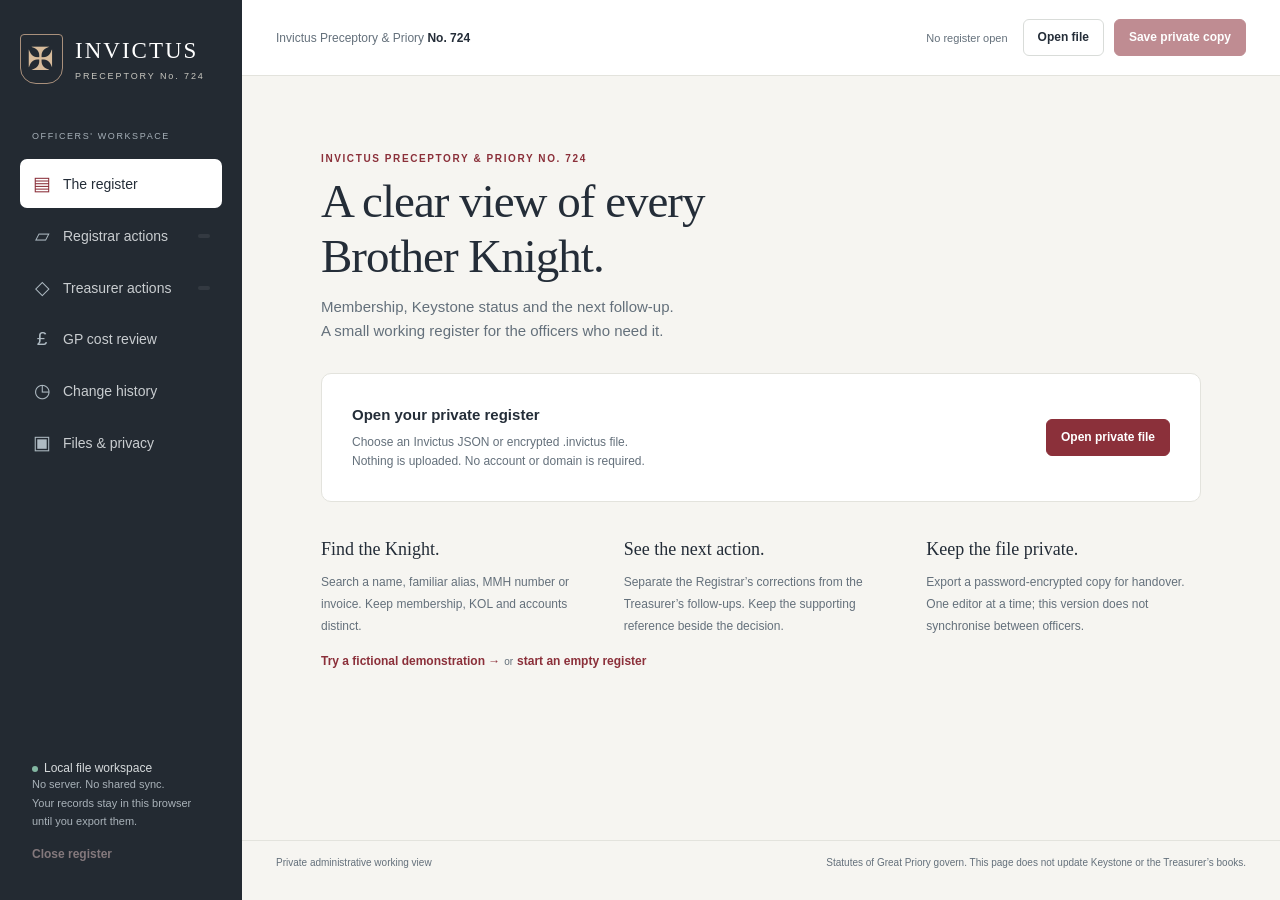
<file: app/index.html>
<!doctype html>
<html lang="en">
<head>
<meta charset="utf-8"><meta name="viewport" content="width=device-width, initial-scale=1">
<meta name="referrer" content="no-referrer"><meta name="robots" content="noindex,nofollow">
<meta http-equiv="Content-Security-Policy" content="default-src 'none'; script-src 'self'; style-src 'self'; img-src 'self' data:; connect-src 'none'; object-src 'none'; base-uri 'none'; form-action 'none'">
<title>Invictus · The Register</title>
<link rel="stylesheet" href="styles.css">
</head>
<body>
<a class="skip" href="#main">Skip to register</a>
<aside class="sidebar">
 <div class="brand"><span class="crest" aria-hidden="true">✠</span><div>INVICTUS<small>PRECEPTORY No. 724</small></div></div>
 <div class="side-label">OFFICERS' WORKSPACE</div>
 <nav aria-label="Main navigation">
  <button class="nav active" data-view="register"><span aria-hidden="true">▤</span>The register</button>
  <button class="nav" data-view="registrar"><span aria-hidden="true">▱</span>Registrar actions <b id="nav-reg"></b></button>
  <button class="nav" data-view="treasurer"><span aria-hidden="true">◇</span>Treasurer actions <b id="nav-treas"></b></button>
  <button class="nav" data-view="gp"><span aria-hidden="true">£</span>GP cost review</button>
  <button class="nav" data-view="history"><span aria-hidden="true">◷</span>Change history</button>
  <button class="nav" data-view="files"><span aria-hidden="true">▣</span>Files &amp; privacy</button>
 </nav>
 <div class="side-bottom"><span class="local-dot"></span>Local file workspace<p>No server. No shared sync.<br>Your records stay in this browser until you export them.</p><button class="text-button" id="close-workspace">Close register</button></div>
</aside>
<div class="shell">
 <header class="topbar"><span>Invictus Preceptory &amp; Priory <strong>No. 724</strong></span><div class="top-actions"><span id="save-state" class="save-state">No register open</span><button class="button" id="open-file">Open file</button><button class="button primary" id="save-file">Save private copy</button></div></header>
 <main id="main" tabindex="-1"><div id="workspace"></div></main>
 <footer>Private administrative working view <span>Statutes of Great Priory govern. This page does not update Keystone or the Treasurer’s books.</span></footer>
</div>
<input id="file-input" type="file" accept=".json,.invictus,application/json" hidden>
<dialog id="member-dialog" class="member-dialog" aria-labelledby="member-title"><div id="member-content"></div></dialog>
<dialog id="file-dialog" class="file-dialog" aria-labelledby="file-title"><form id="file-form"><div class="modal-head"><div><span class="eyebrow">PRIVATE REGISTER FILE</span><h2 id="file-title">Save a private copy</h2></div><button type="button" class="icon-button" data-close="file-dialog" aria-label="Close file dialog">×</button></div><div id="file-description"></div><label class="field">Passphrase<input id="passphrase" type="password" autocomplete="new-password" maxlength="256" required></label><label class="field" id="confirm-wrap">Confirm passphrase<input id="passphrase-confirm" type="password" autocomplete="new-password" maxlength="256"></label><label class="check" id="remember-wrap"><input id="remember" type="checkbox">Also remember this encrypted copy in this browser</label><p id="file-error" class="error" role="alert"></p><div class="modal-actions"><button type="button" class="button" data-close="file-dialog">Cancel</button><button id="file-submit" class="button primary" type="submit">Save encrypted file</button></div></form></dialog>
<div id="toast" role="status" aria-live="polite"></div>
<script src="core.js"></script><script src="ui.js"></script>
</body></html>
</file>
<file: app/styles.css>
[hidden]{display:none!important}
:root{--ink:#242d38;--muted:#64707b;--red:#8b303a;--red-light:#f6e9e9;--paper:#f6f5f1;--line:#e3e3dd;--green:#2e6757;--amber:#89621b;--nav:#232a32;--shadow:0 18px 65px #141a2630;font-family:"Segoe UI",-apple-system,BlinkMacSystemFont,Arial,sans-serif;color:var(--ink);background:var(--paper);font-size:14px}*{box-sizing:border-box}body{margin:0}button,input,select,textarea{font:inherit}button{cursor:pointer}button:disabled{cursor:not-allowed;opacity:.55}a{color:var(--red)}button:focus-visible,a:focus-visible,input:focus-visible,select:focus-visible,textarea:focus-visible{outline:3px solid #af7680;outline-offset:3px}.skip{position:absolute;top:-50px;left:15px;z-index:20;background:white;padding:12px}.skip:focus{top:15px}.sidebar{position:fixed;width:242px;inset:0 auto 0 0;background:var(--nav);color:#fff;display:flex;flex-direction:column;padding:34px 20px;z-index:5}.brand{display:flex;align-items:center;gap:12px;font:23px Georgia,serif;letter-spacing:2px;margin-bottom:47px}.brand small{display:block;font:9px "Segoe UI",sans-serif;letter-spacing:1.9px;color:#c7c6bf;margin-top:7px}.crest{display:grid;place-items:center;border:1px solid #a9907c;border-radius:4px 4px 16px 16px;width:43px;height:50px;color:#d7bb9b;font-size:32px}.side-label{font-size:9px;letter-spacing:1.6px;color:#a6b0b8;margin:0 12px 15px}.nav{width:100%;border:0;background:none;color:#c9cdd0;border-radius:7px;text-align:left;padding:13px 12px;margin:3px 0;display:flex;align-items:center;gap:11px;white-space:nowrap}.nav span{font-size:19px;width:20px;text-align:center;color:#afbbc3}.nav:hover{background:#ffffff0c}.nav.active{background:#fff;color:#242d38}.nav.active span{color:var(--red)}.nav b{font-size:11px;padding:2px 6px;border-radius:4px;background:#ffffff13;margin-left:auto;font-weight:500}.nav.active b{background:#eee}.side-bottom{margin-top:auto;padding:24px 12px 0;font-size:12px;color:#d6dadc}.side-bottom p{font-size:11px;color:#a9b2b9;line-height:1.7}.local-dot{display:inline-block;background:#83b7a2;width:6px;height:6px;border-radius:50%;margin-right:6px}.side-bottom .text-button{color:#d3b9b9}.shell{margin-left:242px}.topbar{background:#fff;border-bottom:1px solid var(--line);min-height:76px;padding:16px 34px;display:flex;justify-content:space-between;align-items:center;gap:15px}.topbar>span{font-size:12px;color:var(--muted)}.topbar strong{font-weight:600;color:var(--ink)}.top-actions{display:flex;gap:10px;align-items:center}.save-state{font-size:11px;color:var(--muted);margin-right:5px}.save-state.dirty{color:var(--red);font-weight:600}.button{border:1px solid #d9dcd9;border-radius:6px;padding:10px 14px;background:#fff;color:var(--ink);font-size:12px;line-height:1.3;font-weight:600}.button:hover{background:#f4f2ef}.button.primary{background:var(--red);border-color:var(--red);color:#fff}.button.primary:hover{background:#702530}.button.small{padding:7px 10px;font-size:11px}.button.danger{color:#8b303a}.text-button{border:0;background:none;color:var(--red);font-weight:600;padding:5px 0;font-size:12px}.icon-button{background:none;border:1px solid var(--line);border-radius:50%;width:33px;height:33px;font-size:22px;color:var(--muted);flex-shrink:0}main{padding:32px 34px 50px;min-height:calc(100vh - 136px);outline:0}h1,h2,h3,p{margin-top:0}h1{font:38px/1.15 Georgia,serif;letter-spacing:-1px;margin-bottom:10px}h2{font:28px/1.2 Georgia,serif;margin-bottom:12px}h3{font-size:15px;line-height:1.4}.eyebrow{font-size:10px;letter-spacing:1.6px;text-transform:uppercase;color:var(--red);font-weight:700;display:block;margin-bottom:10px}.page-heading{display:flex;align-items:center;justify-content:space-between;gap:15px;margin-bottom:23px}.subheading{color:var(--muted);font-size:13px;line-height:1.6;margin:0}.heading-actions{display:flex;gap:8px;flex-wrap:wrap}.notice{border:1px solid #e3dccb;background:#faf7ef;color:#756449;padding:11px 14px;border-radius:6px;font-size:11px;line-height:1.6;margin-bottom:23px}.notice strong{font-weight:700}.stats{display:grid;grid-template-columns:repeat(4,minmax(0,1fr));gap:15px;margin-bottom:26px}.stat{border:1px solid var(--line);border-radius:9px;background:#fff;padding:18px 19px;text-align:left;color:var(--ink);position:relative}.stat small{display:block;color:var(--muted);font-size:11px}.stat strong{display:block;font:29px Georgia,serif;margin:9px 0 8px}.stat span{font-size:10px;color:var(--muted)}.stat:after{content:'↗';position:absolute;right:17px;top:15px;color:#9c9290}.stat:hover{border-color:#bda9a7}.panel{background:#fff;border:1px solid var(--line);border-radius:9px;overflow:hidden}.tools{padding:18px;display:flex;gap:14px;align-items:center;border-bottom:1px solid var(--line)}.search-wrap{position:relative;flex:1;max-width:470px}.search-wrap>span{position:absolute;left:13px;top:10px;color:#87929a;font-size:19px}.search-wrap input{width:100%;padding:11px 15px 11px 40px;border:1px solid #dce0df;border-radius:6px;background:#fcfcfa;color:var(--ink);font-size:12px}.tools .count{margin-left:auto;font-size:11px;color:var(--muted)}.chips{display:flex;gap:5px;padding:14px 18px;flex-wrap:wrap;border-bottom:1px solid var(--line)}.chip{font-size:11px;padding:7px 12px;border:1px solid transparent;border-radius:5px;background:none;color:var(--muted)}.chip:hover{background:#f7f4f1}.chip.selected{background:var(--red-light);color:var(--red);font-weight:600}.table-scroll{overflow:auto;max-height:calc(100vh - 390px);min-height:170px}table{width:100%;border-collapse:collapse;text-align:left;font-size:12px}th{background:#fafbf9;color:#77808a;font-size:9px;text-transform:uppercase;letter-spacing:1.1px;padding:12px 16px;font-weight:700;white-space:nowrap;position:sticky;top:0;z-index:1}td{padding:15px 16px;border-top:1px solid #eceeea;vertical-align:middle;line-height:1.5}.member-row:hover{background:#fbf8f6}.name-cell{display:flex;align-items:center;gap:11px;min-width:220px}.avatar{border-radius:50%;width:34px;height:34px;background:#f0ebe5;color:#8b655f;font:12px Georgia,serif;display:grid;place-items:center;flex-shrink:0}.member-link{text-align:left;border:0;padding:0;background:none;font-size:12px;font-weight:650;color:var(--ink);line-height:1.5}.member-link:hover{color:var(--red);text-decoration:underline}.smallprint{display:block;font-size:10px;color:var(--muted);margin-top:3px;line-height:1.5}.badge{display:inline-flex;align-items:center;white-space:nowrap;font-size:10px;line-height:1.4;padding:4px 7px;border-radius:4px;background:#f0f1f0;color:#52616a}.badge.green{background:#eaf3ed;color:#35634e}.badge.amber{background:#faf0dd;color:#805c20}.badge.red{background:#f8e9e9;color:#92343d}.badge.blue{background:#eaf0f6;color:#46647d}.money{font-weight:650;white-space:nowrap}.next-action{font-size:11px;max-width:235px;min-width:180px}.table-foot{padding:13px 18px;font-size:10px;color:var(--muted);display:flex;justify-content:space-between;gap:10px;border-top:1px solid var(--line)}.empty{padding:55px 30px;text-align:center;color:var(--muted)}.empty strong{display:block;color:var(--ink);margin-bottom:8px;font-size:16px}.welcome{max-width:880px;margin:45px auto 20px}.welcome h1{font-size:47px;max-width:630px;line-height:1.18}.welcome .subheading{font-size:15px;max-width:560px}.welcome-box{margin-top:30px;background:#fff;border:1px solid var(--line);border-radius:10px;padding:30px;display:flex;align-items:center;justify-content:space-between;gap:25px}.welcome-box h3{margin-bottom:8px}.welcome-box p{font-size:12px;color:var(--muted);line-height:1.6;margin:0}.welcome-buttons{display:flex;gap:10px;flex-wrap:wrap;flex-shrink:0}.feature-row{display:grid;grid-template-columns:repeat(3,1fr);gap:28px;margin-top:35px}.feature-row h3{font-family:Georgia,serif;font-size:18px;font-weight:400;margin-bottom:10px}.feature-row p{font-size:12px;color:var(--muted);line-height:1.8}footer{padding:16px 34px;font-size:10px;color:var(--muted);border-top:1px solid var(--line);display:flex;gap:25px;justify-content:space-between}footer span{max-width:650px;text-align:right}dialog{border:0;padding:0;border-radius:12px;background:#fff;box-shadow:var(--shadow);color:var(--ink)}dialog::backdrop{background:#1e263955;backdrop-filter:blur(2px)}.member-dialog{width:min(780px,calc(100vw - 32px));max-height:92vh}.file-dialog{width:min(480px,calc(100vw - 32px));padding:26px}.modal-head{display:flex;align-items:flex-start;justify-content:space-between;gap:18px;padding:26px 28px 20px}.file-dialog .modal-head{padding:0}.modal-head h2{margin-bottom:8px;font-size:27px}.modal-head .eyebrow{font-size:9px}.modal-head .avatar{width:48px;height:48px;font-size:18px;margin-top:5px}.identity{display:flex;align-items:flex-start;gap:15px}.modal-tabs{display:flex;gap:4px;border-bottom:1px solid var(--line);padding:0 24px;overflow:auto}.modal-tab{border:0;border-bottom:2px solid transparent;padding:13px 11px;background:none;color:var(--muted);font-size:12px;white-space:nowrap}.modal-tab.selected{border-bottom-color:var(--red);color:var(--red);font-weight:600}.modal-body{padding:25px 28px;max-height:65vh;overflow-y:auto}.modal-actions{border-top:1px solid var(--line);padding:17px 28px;display:flex;justify-content:flex-end;gap:10px;background:#fbfcfa}.file-dialog .modal-actions{padding:20px 0 0;background:none;margin-top:20px}.detail-grid{display:grid;grid-template-columns:1fr 1fr;gap:21px 25px;margin-bottom:25px}.detail-label{display:block;text-transform:uppercase;font-size:9px;font-weight:700;letter-spacing:1px;color:var(--muted);margin-bottom:7px}.detail-value{font-size:13px;line-height:1.65;overflow-wrap:anywhere}.detail-note{font-size:12px;line-height:1.8;margin:15px 0;color:#586570;white-space:pre-line;overflow-wrap:anywhere}.divider{border:0;border-top:1px solid var(--line);margin:25px 0}.field{display:flex;flex-direction:column;gap:7px;font-size:11px;font-weight:600;color:var(--muted);margin-bottom:15px}.field input,.field select,.field textarea{border:1px solid #d9dedb;border-radius:5px;padding:10px 11px;color:var(--ink);background:white;font-size:13px;font-weight:400;width:100%}.field textarea{min-height:80px;resize:vertical;line-height:1.5}.edit-grid{display:grid;grid-template-columns:1fr 1fr;gap:0 18px}.check{display:flex;align-items:flex-start;gap:8px;font-size:12px;line-height:1.6;color:var(--muted);margin:15px 0}.task-card{border:1px solid var(--line);border-radius:7px;padding:16px;margin:0 0 12px}.task-card h3{font-size:13px;margin:6px 0 12px}.task-form{display:grid;grid-template-columns:140px 1fr auto;gap:9px;align-items:end}.task-form .field{margin:0}.task-form input,.task-form select{font-size:11px;padding:8px}.task-form .button{height:34px}.event{padding:15px 0;border-bottom:1px solid var(--line)}.event p{font-size:12px;line-height:1.7;white-space:pre-line;margin:8px 0}.source{padding:11px 14px;background:#f8f8f5;font-size:11px;line-height:1.7;border-radius:5px;overflow-wrap:anywhere;margin:8px 0}.original{white-space:pre-wrap;font:11px/1.8 "Segoe UI",sans-serif;background:#f8f8f5;padding:16px;border-radius:6px;overflow-wrap:anywhere}.data-grid{display:grid;grid-template-columns:1fr 1fr;gap:20px}.data-card{background:white;border:1px solid var(--line);border-radius:9px;padding:24px}.data-card p{font-size:12px;line-height:1.8;color:var(--muted)}.data-card .button{margin:5px 7px 5px 0}.error{color:#a32837;font-size:12px;line-height:1.6;white-space:pre-line}.note-text{font-size:12px;line-height:1.8;color:var(--muted)}#toast{position:fixed;bottom:25px;left:50%;transform:translateX(-50%);padding:13px 19px;background:#242e38;color:white;border-radius:8px;box-shadow:var(--shadow);font-size:12px;z-index:30;max-width:90vw;display:none}#toast.show{display:block}.review-total{font:36px Georgia,serif;color:var(--red);margin:8px 0}.gp-table td{vertical-align:top}.gp-table .gp-note{min-width:260px;max-width:550px}.tiny{font-size:10px;color:var(--muted)}
@media(min-width:1600px){main{max-width:1600px;margin:0 auto}.table-scroll{max-height:calc(100vh - 425px)}}
@media(max-width:1120px){.sidebar{width:210px;padding:28px 12px}.shell{margin-left:210px}.topbar,main{padding-left:23px;padding-right:23px}.topbar>span{max-width:160px;line-height:1.6}.save-state{max-width:120px}td{padding:13px 12px}.stats{gap:10px}.stat{padding:15px}.stat strong{font-size:26px}.brand{font-size:21px}.next-action{min-width:155px}}
@media(max-width:800px){.sidebar{position:static;width:auto;padding:17px 18px 9px}.brand{margin-bottom:12px;font-size:19px}.brand small{font-size:8px}.crest{width:32px;height:37px;font-size:25px}.side-label,.side-bottom{display:none}nav{display:flex;overflow-x:auto;gap:5px}.nav{width:auto;padding:9px 11px;font-size:11px;margin:0}.nav span,.nav b{display:none}.shell{margin:0}.topbar{padding:12px 18px;min-height:60px}.topbar>span{display:none}.top-actions{width:100%;justify-content:flex-end}.save-state{margin-right:auto;max-width:160px}.button{font-size:11px;padding:9px 11px}main{padding:24px 18px 35px}h1{font-size:32px}.page-heading{align-items:flex-start}.stats{grid-template-columns:1fr 1fr}.stat strong{font-size:29px}.stat small{font-size:10px}.notice{font-size:10px}.table-scroll{max-height:65vh}.tools{padding:13px;gap:8px}.tools .count{display:none}.search-wrap{max-width:none}.chips{padding:10px 12px}.chip{font-size:10px;padding:6px 8px}.heading-actions{max-width:140px;justify-content:flex-end}.welcome{margin:17px 0}.welcome h1{font-size:37px}.welcome-box{display:block;padding:23px}.welcome-buttons{margin-top:20px}.feature-row{grid-template-columns:1fr;gap:15px}.data-grid{grid-template-columns:1fr}.modal-head{padding:20px 18px}.modal-head h2{font-size:23px}.modal-tabs{padding:0 12px}.modal-tab{font-size:11px;padding:12px 8px}.modal-body{padding:20px 18px}.modal-actions{padding:15px 18px}.detail-grid{gap:18px}.task-form{grid-template-columns:1fr}.task-form .button{justify-self:end}.edit-grid{grid-template-columns:1fr}.file-dialog{padding:21px}footer{padding:15px 18px;display:block;line-height:1.7}footer span{display:block;text-align:left;margin-top:5px}.table-foot{display:block}.table-foot span{display:block;margin-top:4px}}
@media print{.sidebar,.topbar,.tools,.chips,.heading-actions,footer,.button,.text-button,#toast{display:none!important}.shell{margin:0}main{padding:0}.table-scroll{max-height:none;overflow:visible}.panel{border:0}.stats{break-inside:avoid}.member-dialog{position:static;max-height:none;width:100%;box-shadow:none}.modal-body{max-height:none;overflow:visible}body:has(dialog[open]) .shell{display:none}dialog::backdrop{background:none}th{position:static}tr{break-inside:avoid}}
</file>
